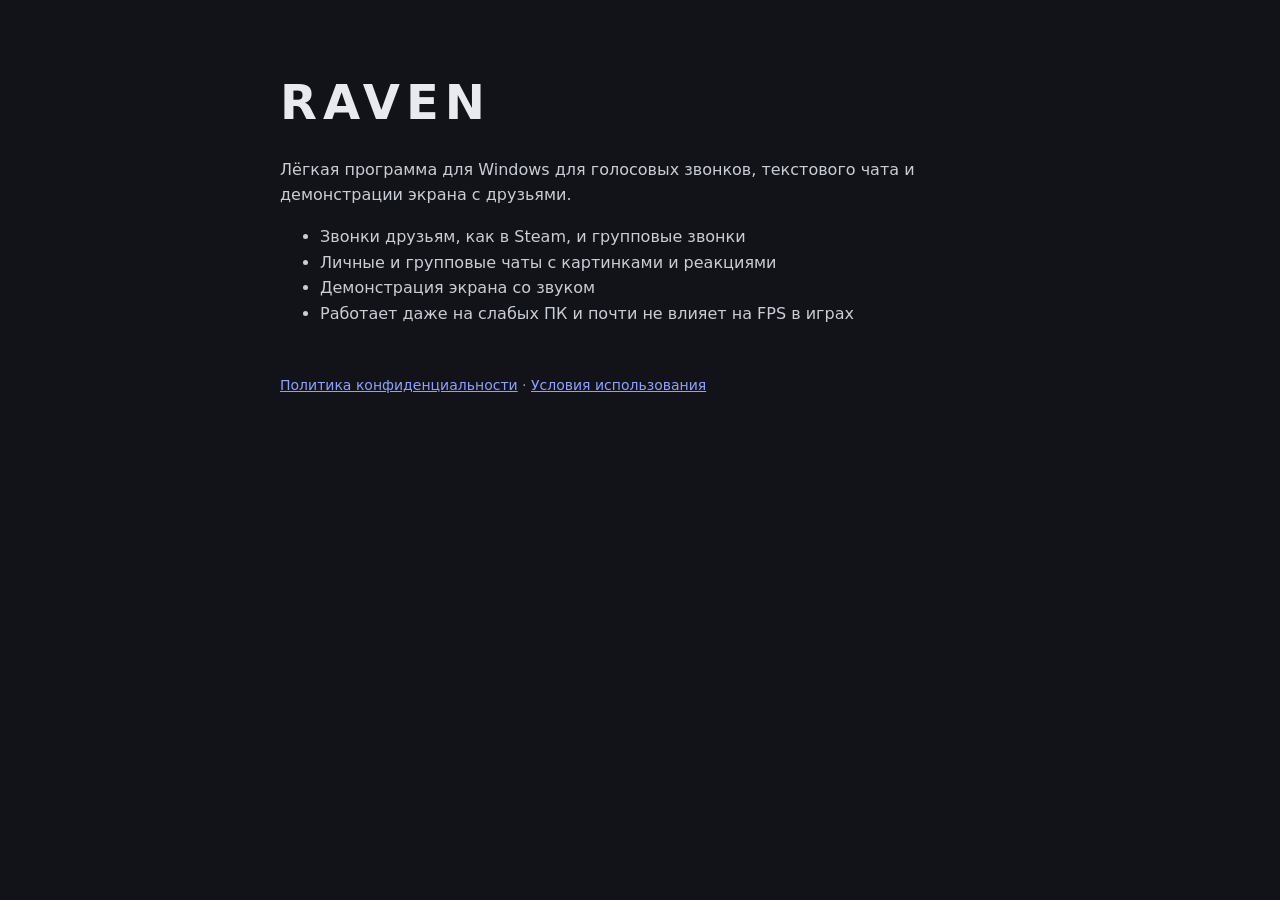
<file: index.html>
<!doctype html>
<html lang="ru">
<head>
<meta charset="utf-8">
<meta name="viewport" content="width=device-width, initial-scale=1">
<title>RAVEN</title>
<style>
  body { margin: 0; background: #121318; color: #E8EAF0; font-family: "Segoe UI", Inter, system-ui, sans-serif; line-height: 1.6; }
  main { max-width: 720px; margin: 0 auto; padding: 64px 24px; }
  h1 { font-size: 48px; letter-spacing: 6px; margin: 0 0 8px; }
  p { color: #C9CDD6; }
  a { color: #8FA0FF; }
  ul { color: #C9CDD6; }
  footer { margin-top: 48px; color: #9AA0AE; font-size: 14px; }
</style>
</head>
<body>
<main>
  <h1>RAVEN</h1>
  <p>Лёгкая программа для Windows для голосовых звонков, текстового чата и демонстрации экрана с друзьями.</p>
  <ul>
    <li>Звонки друзьям, как в Steam, и групповые звонки</li>
    <li>Личные и групповые чаты с картинками и реакциями</li>
    <li>Демонстрация экрана со звуком</li>
    <li>Работает даже на слабых ПК и почти не влияет на FPS в играх</li>
  </ul>
  <footer>
    <a href="privacy.html">Политика конфиденциальности</a> ·
    <a href="terms.html">Условия использования</a>
  </footer>
</main>
</body>
</html>
</file>
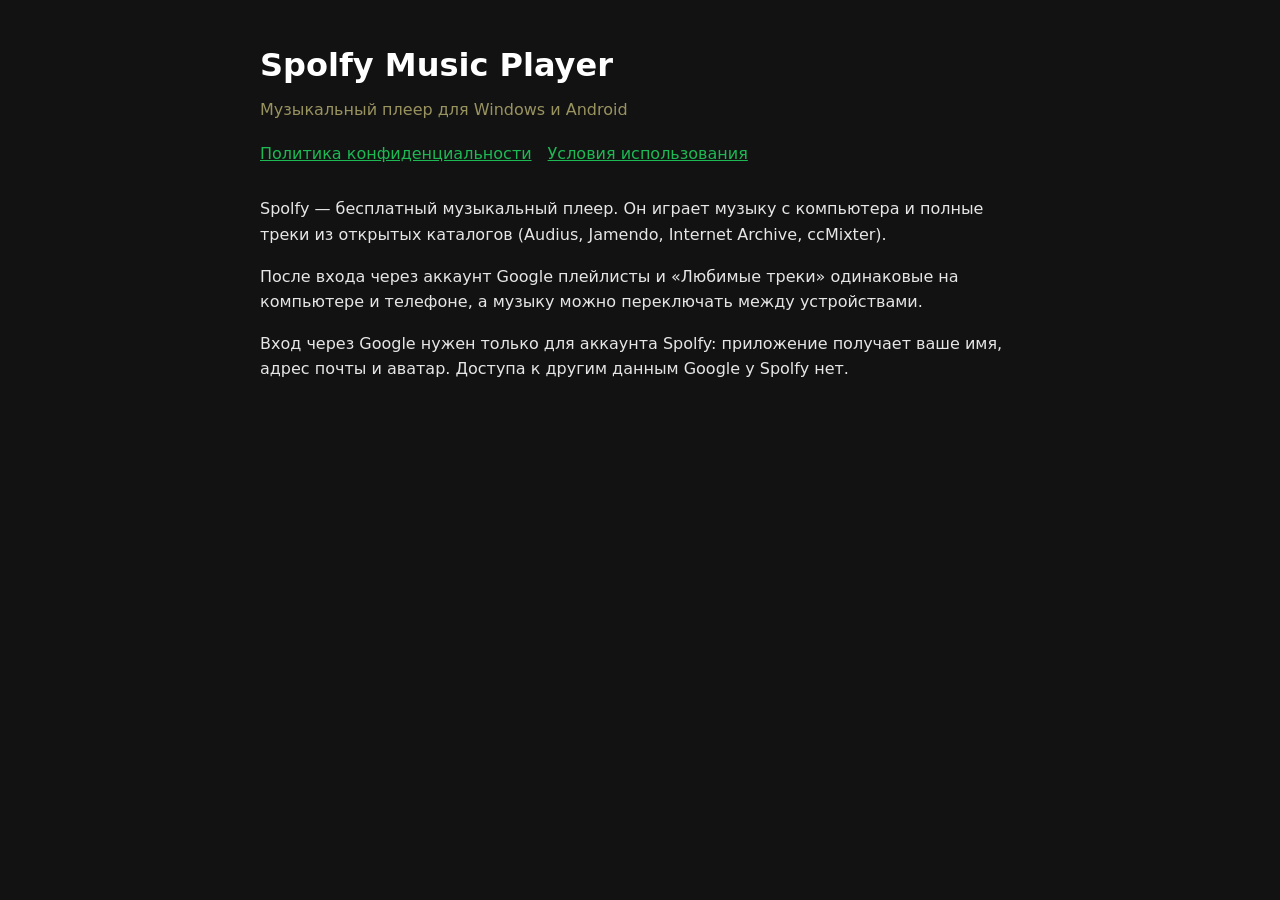
<file: spolfy/index.html>
<!DOCTYPE html>
<html lang="ru"><head><meta charset="utf-8"><meta name="viewport" content="width=device-width,initial-scale=1">
<title>Spolfy Music Player</title><link rel="stylesheet" href="style.css"></head>
<body><main>
<h1>Spolfy Music Player</h1>
<div class="sub">Музыкальный плеер для Windows и Android</div>
<div class="nav"><a href="privacy.html">Политика конфиденциальности</a><a href="terms.html">Условия использования</a></div>
<p>Spolfy — бесплатный музыкальный плеер. Он играет музыку с компьютера и полные треки из открытых каталогов (Audius, Jamendo, Internet Archive, ccMixter).</p>
<p>После входа через аккаунт Google плейлисты и «Любимые треки» одинаковые на компьютере и телефоне, а музыку можно переключать между устройствами.</p>
<p>Вход через Google нужен только для аккаунта Spolfy: приложение получает ваше имя, адрес почты и аватар. Доступа к другим данным Google у Spolfy нет.</p>
</main></body></html>
</file>
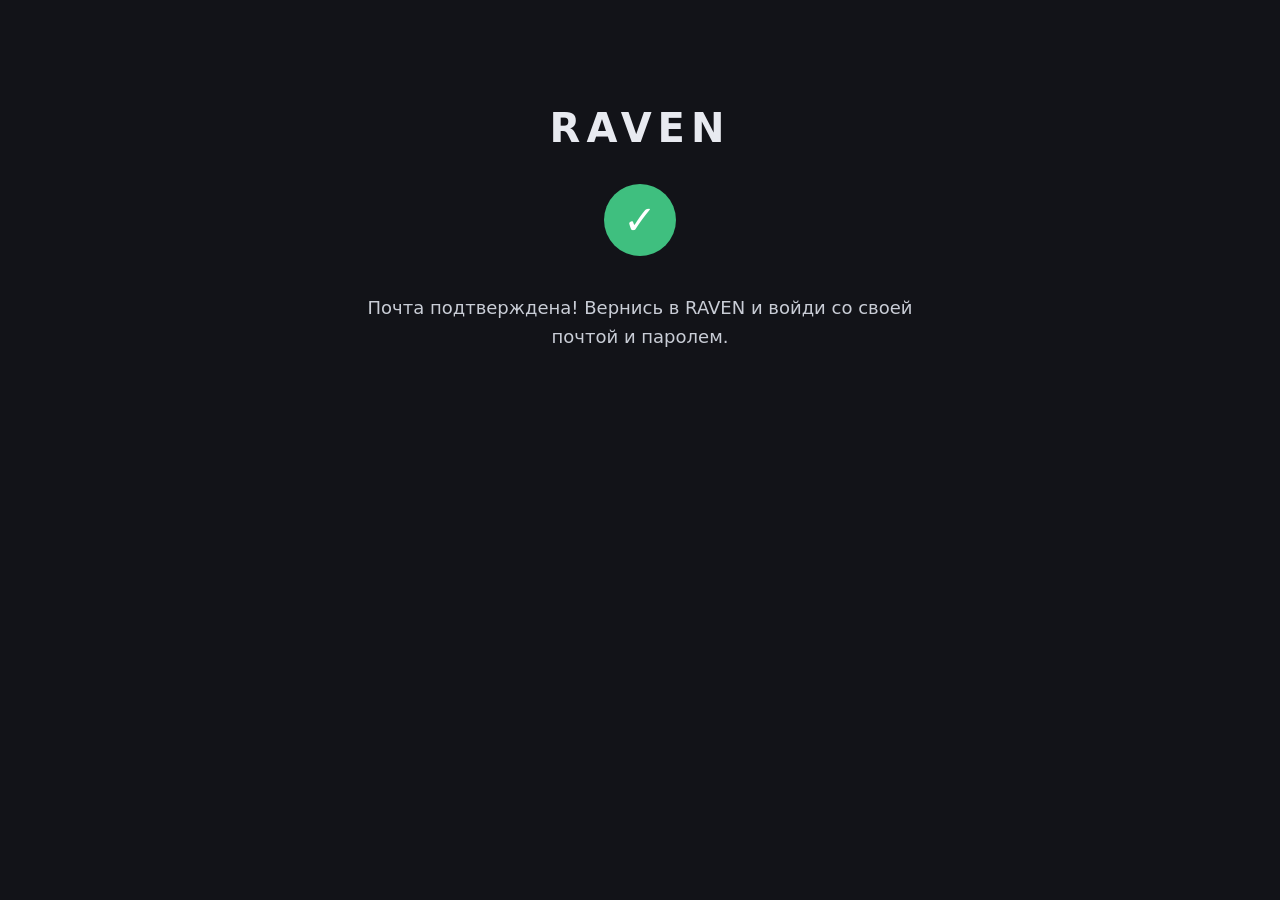
<file: confirmed.html>
<!doctype html>
<html lang="ru">
<head>
<meta charset="utf-8">
<meta name="viewport" content="width=device-width, initial-scale=1">
<title>RAVEN — почта подтверждена</title>
<style>
  body { margin: 0; background: #121318; color: #E8EAF0; font-family: "Segoe UI", Inter, system-ui, sans-serif; line-height: 1.6; }
  main { max-width: 560px; margin: 0 auto; padding: 96px 24px; text-align: center; }
  h1 { font-size: 40px; letter-spacing: 6px; margin: 0 0 24px; }
  .ok { display: inline-block; width: 72px; height: 72px; border-radius: 50%; background: #3FBF7F; color: #fff;
        font-size: 40px; line-height: 72px; margin-bottom: 20px; }
  .err { background: #E5484D; }
  p { color: #C9CDD6; font-size: 18px; }
</style>
</head>
<body>
<main>
  <h1>RAVEN</h1>
  <div id="icon" class="ok">✓</div>
  <p id="text">Почта подтверждена! Вернись в RAVEN и войди со своей почтой и паролем.</p>
</main>
<script>
  // Если ссылка устарела, Supabase передаёт ошибку в адресе
  var h = location.hash + location.search;
  if (h.indexOf("error") >= 0) {
    document.getElementById("icon").className = "ok err";
    document.getElementById("icon").textContent = "!";
    document.getElementById("text").textContent =
      "Ссылка устарела или уже использована. Попробуй войти в RAVEN — если почта не подтверждена, зарегистрируйся заново.";
  }
</script>
</body>
</html>
</file>
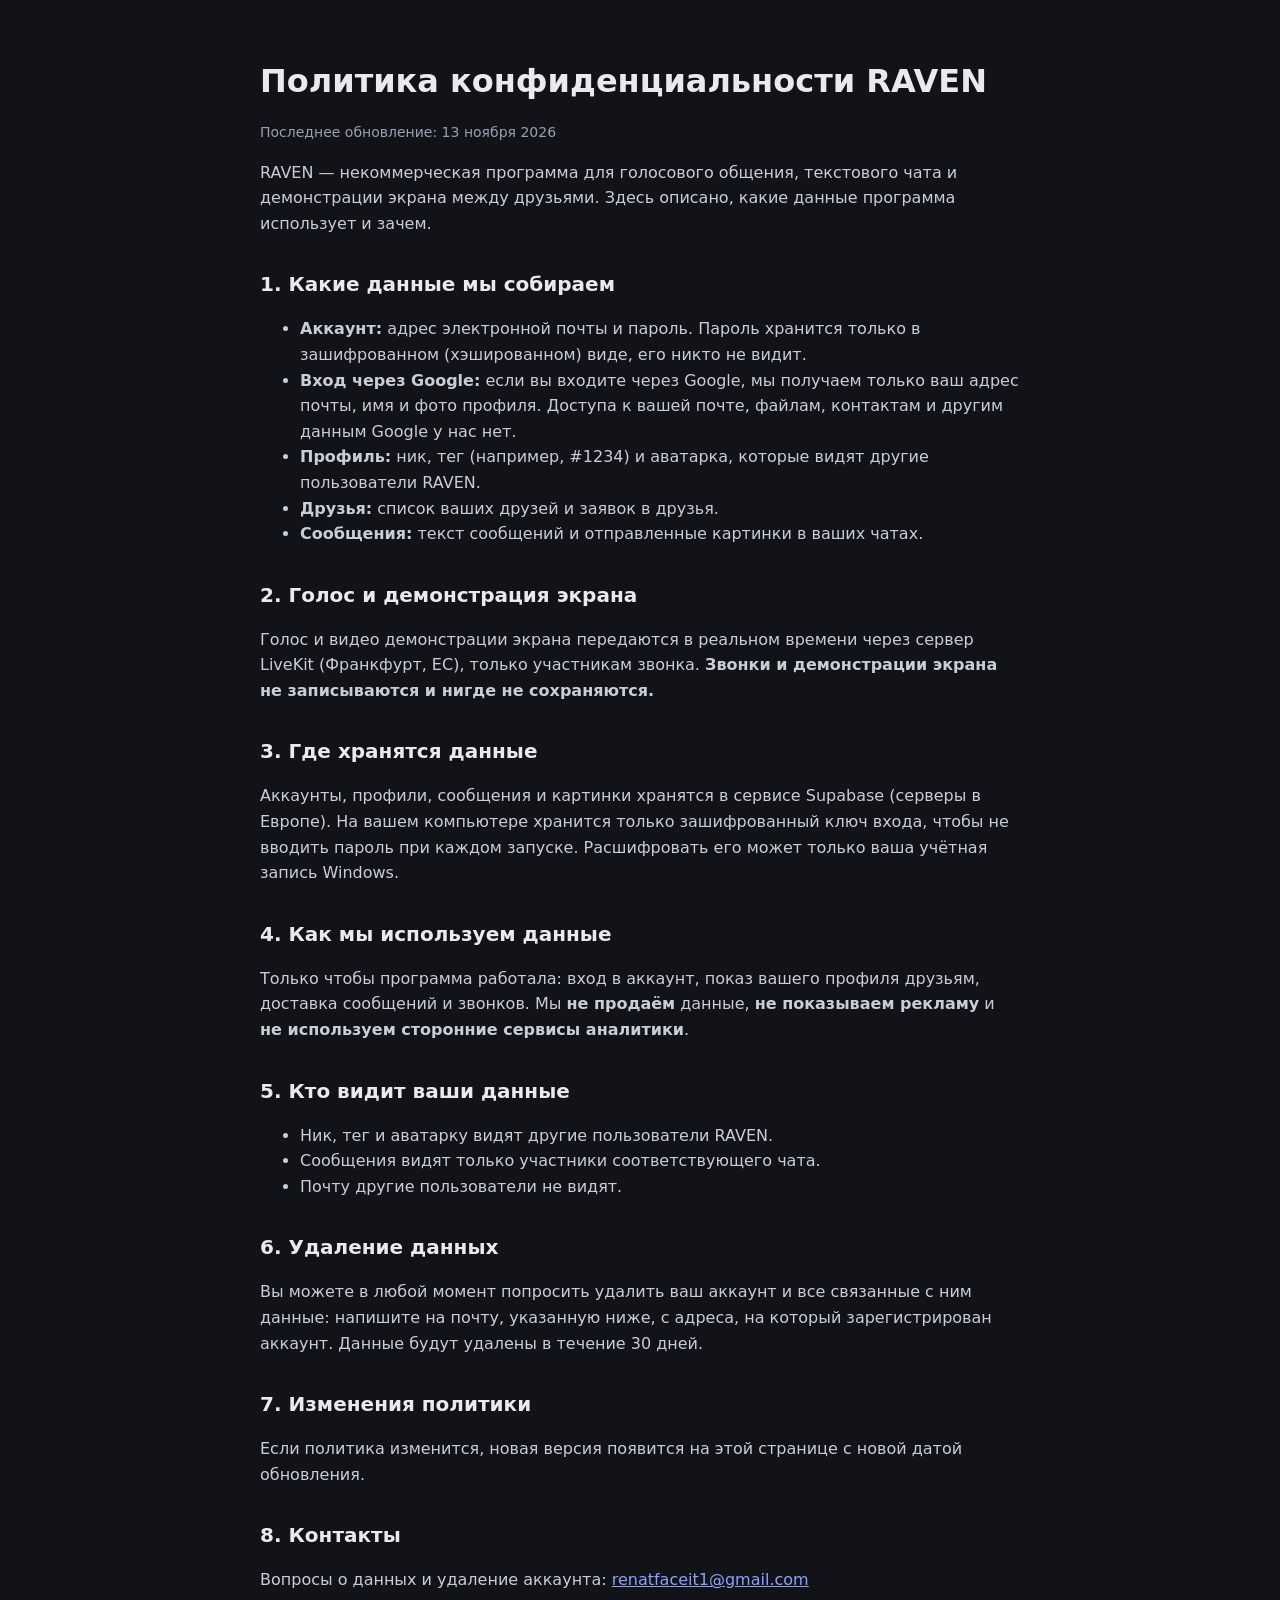
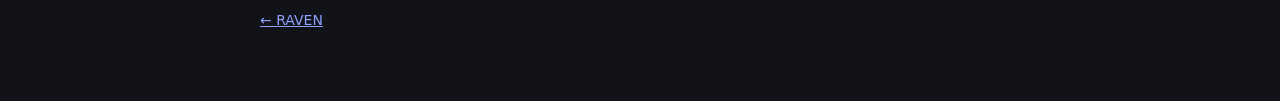
<file: privacy.html>
<!doctype html>
<html lang="ru">
<head>
<meta charset="utf-8">
<meta name="viewport" content="width=device-width, initial-scale=1">
<title>RAVEN — Политика конфиденциальности</title>
<style>
  body { margin: 0; background: #121318; color: #E8EAF0; font-family: "Segoe UI", Inter, system-ui, sans-serif; line-height: 1.6; }
  main { max-width: 760px; margin: 0 auto; padding: 56px 24px; }
  h1 { font-size: 32px; margin: 0 0 4px; }
  h2 { font-size: 20px; margin: 32px 0 8px; }
  p, li { color: #C9CDD6; }
  a { color: #8FA0FF; }
  .muted { color: #9AA0AE; font-size: 14px; }
</style>
</head>
<body>
<main>
  <h1>Политика конфиденциальности RAVEN</h1>
  <p class="muted">Последнее обновление: 13 ноября 2026</p>

  <p>RAVEN — некоммерческая программа для голосового общения, текстового чата и демонстрации экрана между друзьями. Здесь описано, какие данные программа использует и зачем.</p>

  <h2>1. Какие данные мы собираем</h2>
  <ul>
    <li><b>Аккаунт:</b> адрес электронной почты и пароль. Пароль хранится только в зашифрованном (хэшированном) виде, его никто не видит.</li>
    <li><b>Вход через Google:</b> если вы входите через Google, мы получаем только ваш адрес почты, имя и фото профиля. Доступа к вашей почте, файлам, контактам и другим данным Google у нас нет.</li>
    <li><b>Профиль:</b> ник, тег (например, #1234) и аватарка, которые видят другие пользователи RAVEN.</li>
    <li><b>Друзья:</b> список ваших друзей и заявок в друзья.</li>
    <li><b>Сообщения:</b> текст сообщений и отправленные картинки в ваших чатах.</li>
  </ul>

  <h2>2. Голос и демонстрация экрана</h2>
  <p>Голос и видео демонстрации экрана передаются в реальном времени через сервер LiveKit (Франкфурт, ЕС), только участникам звонка. <b>Звонки и демонстрации экрана не записываются и нигде не сохраняются.</b></p>

  <h2>3. Где хранятся данные</h2>
  <p>Аккаунты, профили, сообщения и картинки хранятся в сервисе Supabase (серверы в Европе). На вашем компьютере хранится только зашифрованный ключ входа, чтобы не вводить пароль при каждом запуске. Расшифровать его может только ваша учётная запись Windows.</p>

  <h2>4. Как мы используем данные</h2>
  <p>Только чтобы программа работала: вход в аккаунт, показ вашего профиля друзьям, доставка сообщений и звонков. Мы <b>не продаём</b> данные, <b>не показываем рекламу</b> и <b>не используем сторонние сервисы аналитики</b>.</p>

  <h2>5. Кто видит ваши данные</h2>
  <ul>
    <li>Ник, тег и аватарку видят другие пользователи RAVEN.</li>
    <li>Сообщения видят только участники соответствующего чата.</li>
    <li>Почту другие пользователи не видят.</li>
  </ul>

  <h2>6. Удаление данных</h2>
  <p>Вы можете в любой момент попросить удалить ваш аккаунт и все связанные с ним данные: напишите на почту, указанную ниже, с адреса, на который зарегистрирован аккаунт. Данные будут удалены в течение 30 дней.</p>

  <h2>7. Изменения политики</h2>
  <p>Если политика изменится, новая версия появится на этой странице с новой датой обновления.</p>

  <h2>8. Контакты</h2>
  <p>Вопросы о данных и удаление аккаунта: <a href="mailto:renatfaceit1@gmail.com">renatfaceit1@gmail.com</a></p>

  <p class="muted"><a href="index.html">← RAVEN</a></p>
</main>
</body>
</html>
</file>
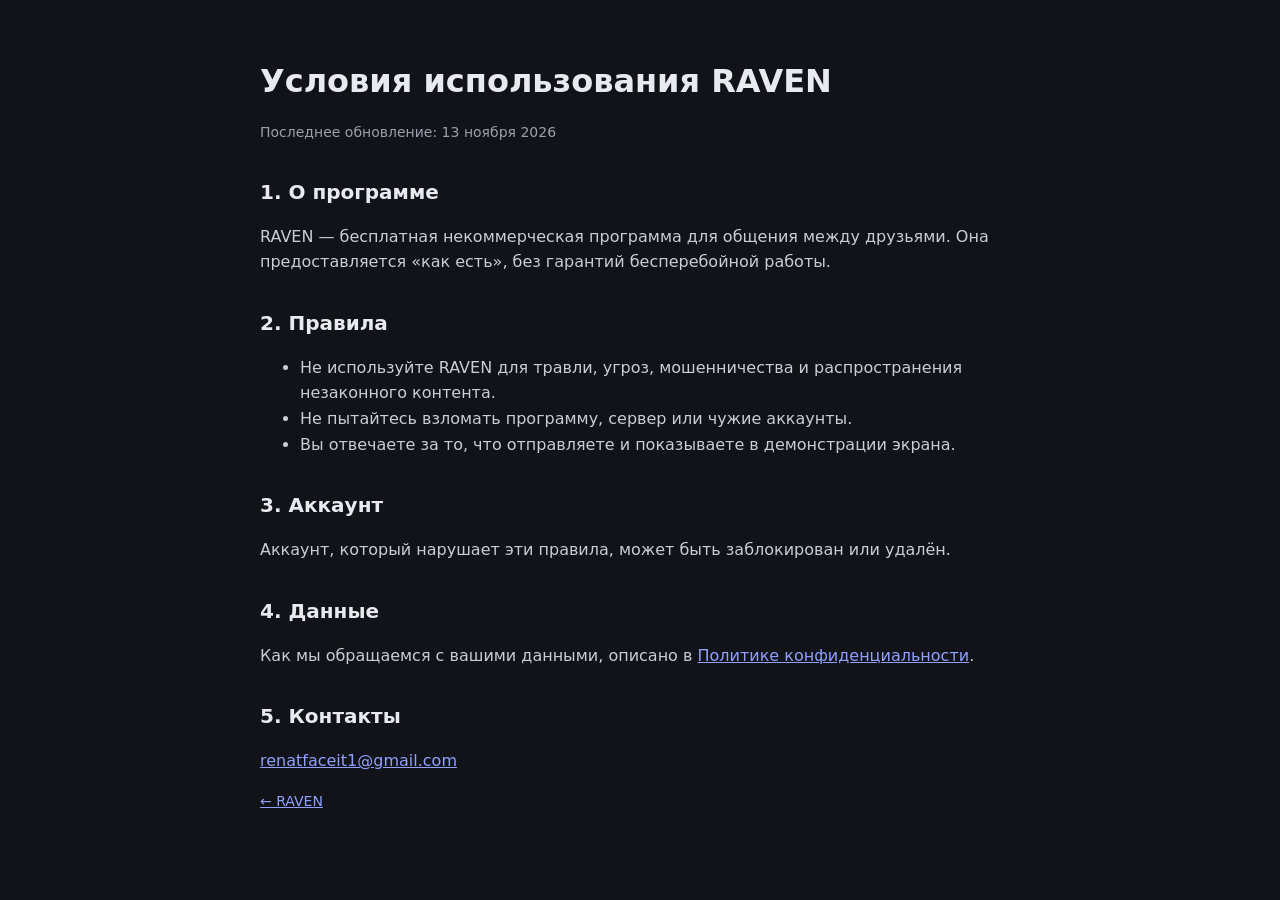
<file: terms.html>
<!doctype html>
<html lang="ru">
<head>
<meta charset="utf-8">
<meta name="viewport" content="width=device-width, initial-scale=1">
<title>RAVEN — Условия использования</title>
<style>
  body { margin: 0; background: #121318; color: #E8EAF0; font-family: "Segoe UI", Inter, system-ui, sans-serif; line-height: 1.6; }
  main { max-width: 760px; margin: 0 auto; padding: 56px 24px; }
  h1 { font-size: 32px; margin: 0 0 4px; }
  h2 { font-size: 20px; margin: 32px 0 8px; }
  p, li { color: #C9CDD6; }
  a { color: #8FA0FF; }
  .muted { color: #9AA0AE; font-size: 14px; }
</style>
</head>
<body>
<main>
  <h1>Условия использования RAVEN</h1>
  <p class="muted">Последнее обновление: 13 ноября 2026</p>

  <h2>1. О программе</h2>
  <p>RAVEN — бесплатная некоммерческая программа для общения между друзьями. Она предоставляется «как есть», без гарантий бесперебойной работы.</p>

  <h2>2. Правила</h2>
  <ul>
    <li>Не используйте RAVEN для травли, угроз, мошенничества и распространения незаконного контента.</li>
    <li>Не пытайтесь взломать программу, сервер или чужие аккаунты.</li>
    <li>Вы отвечаете за то, что отправляете и показываете в демонстрации экрана.</li>
  </ul>

  <h2>3. Аккаунт</h2>
  <p>Аккаунт, который нарушает эти правила, может быть заблокирован или удалён.</p>

  <h2>4. Данные</h2>
  <p>Как мы обращаемся с вашими данными, описано в <a href="privacy.html">Политике конфиденциальности</a>.</p>

  <h2>5. Контакты</h2>
  <p><a href="mailto:renatfaceit1@gmail.com">renatfaceit1@gmail.com</a></p>

  <p class="muted"><a href="index.html">← RAVEN</a></p>
</main>
</body>
</html>
</file>
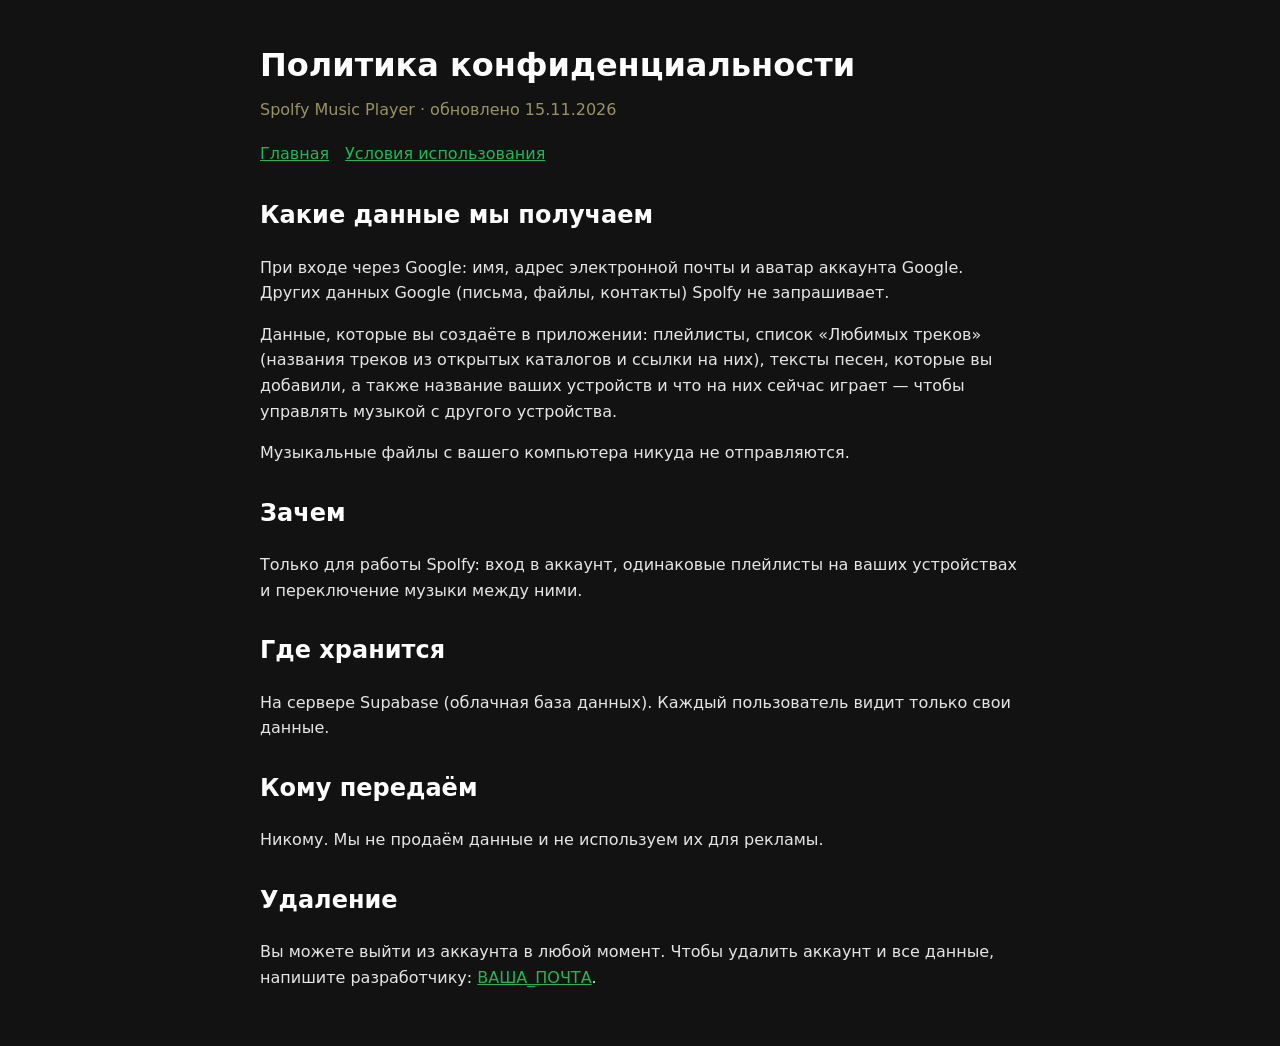
<file: spolfy/privacy.html>
<!DOCTYPE html>
<html lang="ru"><head><meta charset="utf-8"><meta name="viewport" content="width=device-width,initial-scale=1">
<title>Spolfy — Политика конфиденциальности</title><link rel="stylesheet" href="style.css"></head>
<body><main>
<h1>Политика конфиденциальности</h1>
<div class="sub">Spolfy Music Player · обновлено 15.11.2026</div>
<div class="nav"><a href="index.html">Главная</a><a href="terms.html">Условия использования</a></div>

<h2>Какие данные мы получаем</h2>
<p>При входе через Google: имя, адрес электронной почты и аватар аккаунта Google. Других данных Google (письма, файлы, контакты) Spolfy не запрашивает.</p>
<p>Данные, которые вы создаёте в приложении: плейлисты, список «Любимых треков» (названия треков из открытых каталогов и ссылки на них), тексты песен, которые вы добавили, а также название ваших устройств и что на них сейчас играет — чтобы управлять музыкой с другого устройства.</p>
<p>Музыкальные файлы с вашего компьютера никуда не отправляются.</p>

<h2>Зачем</h2>
<p>Только для работы Spolfy: вход в аккаунт, одинаковые плейлисты на ваших устройствах и переключение музыки между ними.</p>

<h2>Где хранится</h2>
<p>На сервере Supabase (облачная база данных). Каждый пользователь видит только свои данные.</p>

<h2>Кому передаём</h2>
<p>Никому. Мы не продаём данные и не используем их для рекламы.</p>

<h2>Удаление</h2>
<p>Вы можете выйти из аккаунта в любой момент. Чтобы удалить аккаунт и все данные, напишите разработчику: <a href="mailto:ВАША_ПОЧТА">ВАША_ПОЧТА</a>.</p>
</main></body></html>
</file>
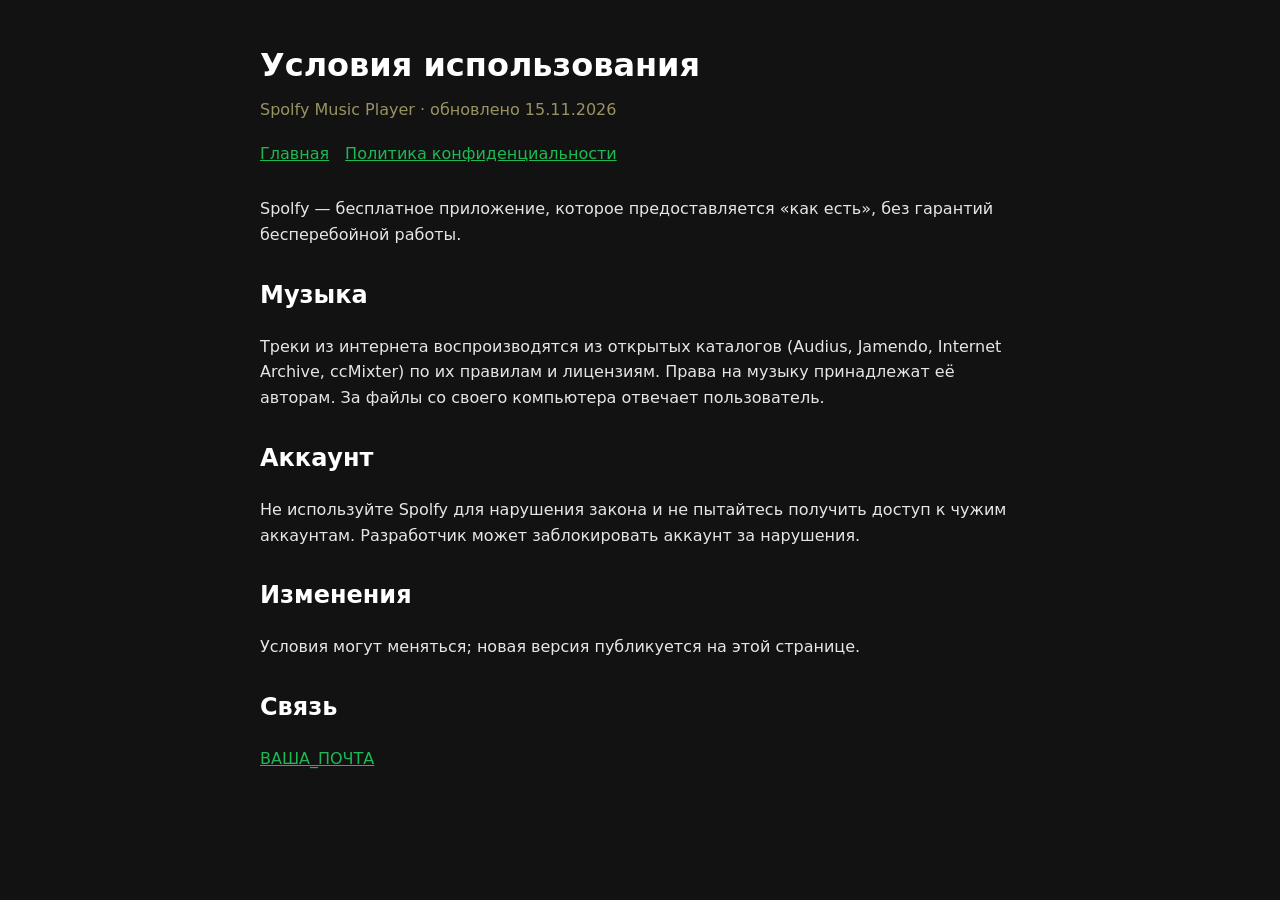
<file: spolfy/terms.html>
<!DOCTYPE html>
<html lang="ru"><head><meta charset="utf-8"><meta name="viewport" content="width=device-width,initial-scale=1">
<title>Spolfy — Условия использования</title><link rel="stylesheet" href="style.css"></head>
<body><main>
<h1>Условия использования</h1>
<div class="sub">Spolfy Music Player · обновлено 15.11.2026</div>
<div class="nav"><a href="index.html">Главная</a><a href="privacy.html">Политика конфиденциальности</a></div>

<p>Spolfy — бесплатное приложение, которое предоставляется «как есть», без гарантий бесперебойной работы.</p>
<h2>Музыка</h2>
<p>Треки из интернета воспроизводятся из открытых каталогов (Audius, Jamendo, Internet Archive, ccMixter) по их правилам и лицензиям. Права на музыку принадлежат её авторам. За файлы со своего компьютера отвечает пользователь.</p>
<h2>Аккаунт</h2>
<p>Не используйте Spolfy для нарушения закона и не пытайтесь получить доступ к чужим аккаунтам. Разработчик может заблокировать аккаунт за нарушения.</p>
<h2>Изменения</h2>
<p>Условия могут меняться; новая версия публикуется на этой странице.</p>
<h2>Связь</h2>
<p><a href="mailto:ВАША_ПОЧТА">ВАША_ПОЧТА</a></p>
</main></body></html>
</file>
<file: spolfy/style.css>
body{margin:0;background:#121212;color:#e6e6e6;font:16px/1.6 system-ui,Segoe UI,Roboto,sans-serif}
main{max-width:760px;margin:0 auto;padding:40px 20px}
h1{color:#fff;margin:0 0 6px}h2{color:#fff;margin-top:28px}
a{color:#1DB954}.sub{color:#999360}.nav{margin:18px 0 30px}.nav a{margin-right:16px}
</file>
